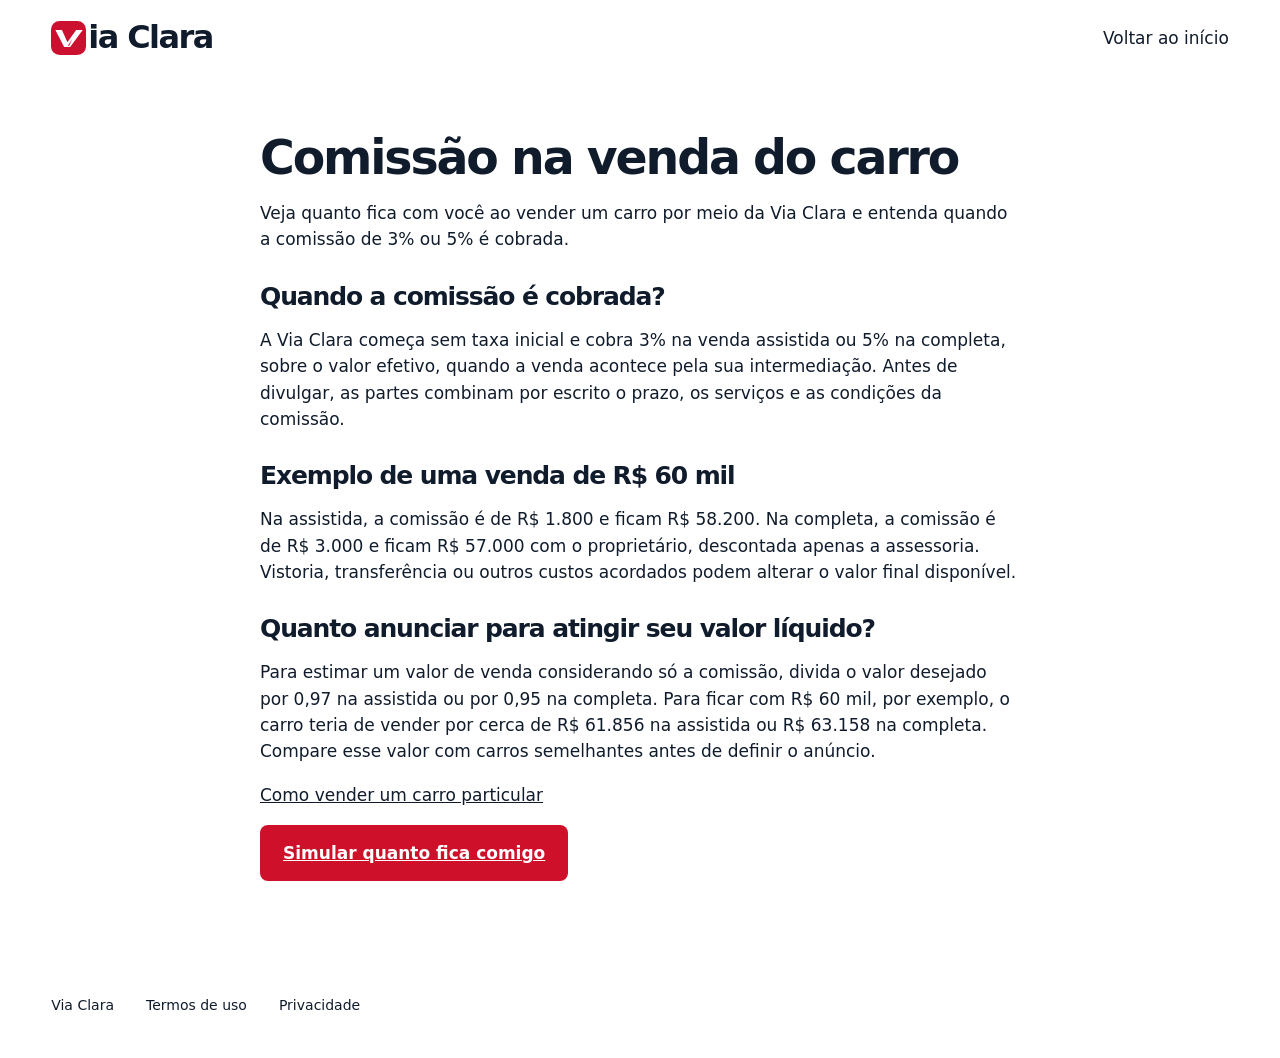
<file: comissao-venda-veiculo.html>
<!doctype html>
<html lang="pt-BR"><head><meta charset="utf-8"><meta name="viewport" content="width=device-width,initial-scale=1"><title>Comissão na venda do carro | Via Clara</title><meta name="description" content="Veja quanto fica com você ao vender um carro por meio da Via Clara e entenda quando a comissão de 3% ou 5% é cobrada."><link rel="canonical" href="https://viaclara.best/comissao-venda-veiculo.html"><link rel="icon" href="marca.svg" type="image/svg+xml"><link rel="stylesheet" href="site.css"><meta property="og:type" content="website"><meta property="og:locale" content="pt_BR"><meta property="og:site_name" content="Via Clara"><meta property="og:title" content="Comissão na venda do carro | Via Clara"><meta property="og:description" content="Veja quanto fica com você ao vender um carro por meio da Via Clara e entenda quando a comissão de 3% ou 5% é cobrada."><meta property="og:url" content="https://viaclara.best/comissao-venda-veiculo.html"><meta property="og:image" content="https://viaclara.best/exterior.webp"><meta property="og:image:alt" content="Preparação das fotos para o anúncio de um carro"><meta name="twitter:card" content="summary_large_image"></head><body><header class="wrap bar"><a class="brand wordmark" href="./" aria-label="Via Clara, início"><img src="marca.svg" alt="" width="36" height="36"><span>ia Clara</span></a><a href="./">Voltar ao início</a></header><main class="wrap legal"><h1>Comissão na venda do carro</h1><p>Veja quanto fica com você ao vender um carro por meio da Via Clara e entenda quando a comissão de 3% ou 5% é cobrada.</p><h2>Quando a comissão é cobrada?</h2><p>A Via Clara começa sem taxa inicial e cobra 3% na venda assistida ou 5% na completa, sobre o valor efetivo, quando a venda acontece pela sua intermediação. Antes de divulgar, as partes combinam por escrito o prazo, os serviços e as condições da comissão.</p><h2>Exemplo de uma venda de R$ 60 mil</h2><p>Na assistida, a comissão é de R$ 1.800 e ficam R$ 58.200. Na completa, a comissão é de R$ 3.000 e ficam R$ 57.000 com o proprietário, descontada apenas a assessoria. Vistoria, transferência ou outros custos acordados podem alterar o valor final disponível.</p><h2>Quanto anunciar para atingir seu valor líquido?</h2><p>Para estimar um valor de venda considerando só a comissão, divida o valor desejado por 0,97 na assistida ou por 0,95 na completa. Para ficar com R$ 60 mil, por exemplo, o carro teria de vender por cerca de R$ 61.856 na assistida ou R$ 63.158 na completa. Compare esse valor com carros semelhantes antes de definir o anúncio.</p><p><a href="como-vender-carro-particular.html">Como vender um carro particular</a></p><p><a class="btn" href="./#comissao">Simular quanto fica comigo</a></p></main><footer class="wrap"><a href="./">Via Clara</a><a href="termos.html">Termos de uso</a><a href="privacidade.html">Privacidade</a></footer></body></html>
</file>
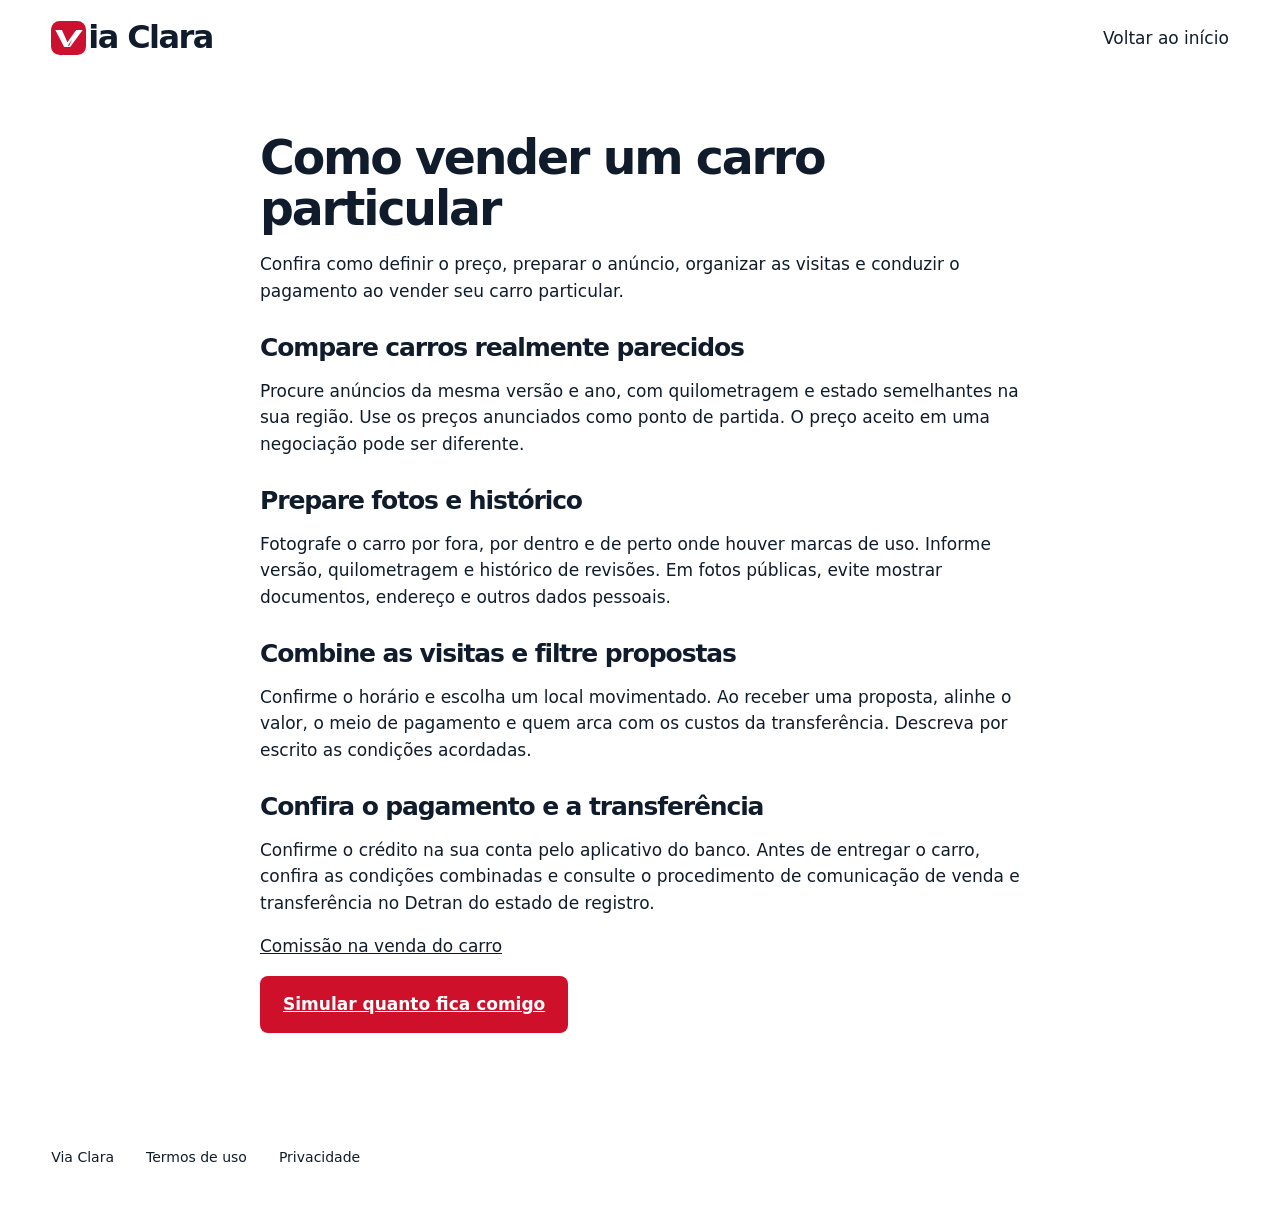
<file: como-vender-carro-particular.html>
<!doctype html>
<html lang="pt-BR"><head><meta charset="utf-8"><meta name="viewport" content="width=device-width,initial-scale=1"><title>Como vender um carro particular | Via Clara</title><meta name="description" content="Confira como definir o preço, preparar o anúncio, organizar as visitas e conduzir o pagamento ao vender seu carro particular."><link rel="canonical" href="https://viaclara.best/como-vender-carro-particular.html"><link rel="icon" href="marca.svg" type="image/svg+xml"><link rel="stylesheet" href="site.css"><meta property="og:type" content="website"><meta property="og:locale" content="pt_BR"><meta property="og:site_name" content="Via Clara"><meta property="og:title" content="Como vender um carro particular | Via Clara"><meta property="og:description" content="Confira como definir o preço, preparar o anúncio, organizar as visitas e conduzir o pagamento ao vender seu carro particular."><meta property="og:url" content="https://viaclara.best/como-vender-carro-particular.html"><meta property="og:image" content="https://viaclara.best/exterior.webp"><meta property="og:image:alt" content="Preparação das fotos para o anúncio de um carro"><meta name="twitter:card" content="summary_large_image"></head><body><header class="wrap bar"><a class="brand wordmark" href="./" aria-label="Via Clara, início"><img src="marca.svg" alt="" width="36" height="36"><span>ia Clara</span></a><a href="./">Voltar ao início</a></header><main class="wrap legal"><h1>Como vender um carro particular</h1><p>Confira como definir o preço, preparar o anúncio, organizar as visitas e conduzir o pagamento ao vender seu carro particular.</p><h2>Compare carros realmente parecidos</h2><p>Procure anúncios da mesma versão e ano, com quilometragem e estado semelhantes na sua região. Use os preços anunciados como ponto de partida. O preço aceito em uma negociação pode ser diferente.</p><h2>Prepare fotos e histórico</h2><p>Fotografe o carro por fora, por dentro e de perto onde houver marcas de uso. Informe versão, quilometragem e histórico de revisões. Em fotos públicas, evite mostrar documentos, endereço e outros dados pessoais.</p><h2>Combine as visitas e filtre propostas</h2><p>Confirme o horário e escolha um local movimentado. Ao receber uma proposta, alinhe o valor, o meio de pagamento e quem arca com os custos da transferência. Descreva por escrito as condições acordadas.</p><h2>Confira o pagamento e a transferência</h2><p>Confirme o crédito na sua conta pelo aplicativo do banco. Antes de entregar o carro, confira as condições combinadas e consulte o procedimento de comunicação de venda e transferência no Detran do estado de registro.</p><p><a href="comissao-venda-veiculo.html">Comissão na venda do carro</a></p><p><a class="btn" href="./#comissao">Simular quanto fica comigo</a></p></main><footer class="wrap"><a href="./">Via Clara</a><a href="termos.html">Termos de uso</a><a href="privacidade.html">Privacidade</a></footer></body></html>
</file>
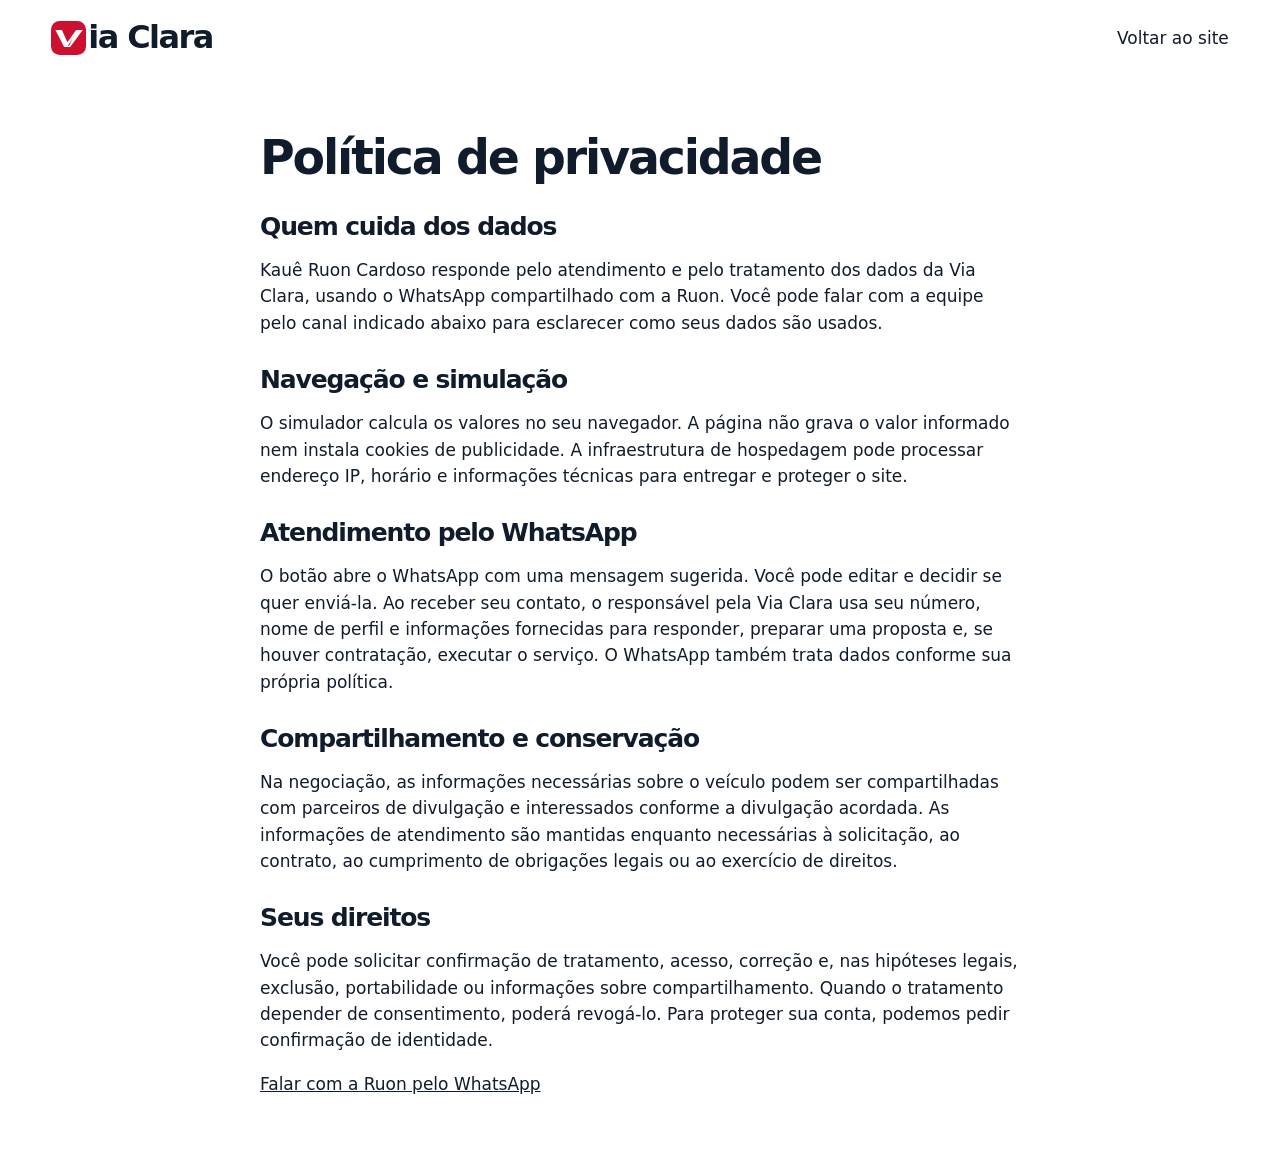
<file: privacidade.html>
<!doctype html><html lang='pt-BR'><meta charset='utf-8'><meta name='viewport' content='width=device-width,initial-scale=1'><title>Política de privacidade · Via Clara</title><link rel="canonical" href="https://viaclara.best/privacidade.html"><link rel="icon" href="marca.svg" type="image/svg+xml"><link rel='stylesheet' href='site.css'><header class='wrap bar'><a class="brand wordmark" href='./' aria-label="Via Clara, início"><img src="marca.svg" alt="" width="36" height="36"><span>ia Clara</span></a><a href='./'>Voltar ao site</a></header><main class='wrap legal'><h1>Política de privacidade</h1><h2>Quem cuida dos dados</h2><p>Kauê Ruon Cardoso responde pelo atendimento e pelo tratamento dos dados da Via Clara, usando o WhatsApp compartilhado com a Ruon. Você pode falar com a equipe pelo canal indicado abaixo para esclarecer como seus dados são usados.</p><h2>Navegação e simulação</h2><p>O simulador calcula os valores no seu navegador. A página não grava o valor informado nem instala cookies de publicidade. A infraestrutura de hospedagem pode processar endereço IP, horário e informações técnicas para entregar e proteger o site.</p><h2>Atendimento pelo WhatsApp</h2><p>O botão abre o WhatsApp com uma mensagem sugerida. Você pode editar e decidir se quer enviá-la. Ao receber seu contato, o responsável pela Via Clara usa seu número, nome de perfil e informações fornecidas para responder, preparar uma proposta e, se houver contratação, executar o serviço. O WhatsApp também trata dados conforme sua própria política.</p><h2>Compartilhamento e conservação</h2><p>Na negociação, as informações necessárias sobre o veículo podem ser compartilhadas com parceiros de divulgação e interessados conforme a divulgação acordada. As informações de atendimento são mantidas enquanto necessárias à solicitação, ao contrato, ao cumprimento de obrigações legais ou ao exercício de direitos.</p><h2>Seus direitos</h2><p>Você pode solicitar confirmação de tratamento, acesso, correção e, nas hipóteses legais, exclusão, portabilidade ou informações sobre compartilhamento. Quando o tratamento depender de consentimento, poderá revogá-lo. Para proteger sua conta, podemos pedir confirmação de identidade.</p><p><a href='https://wa.me/554797864381'>Falar com a Ruon pelo WhatsApp</a></p></main></html>
</file>
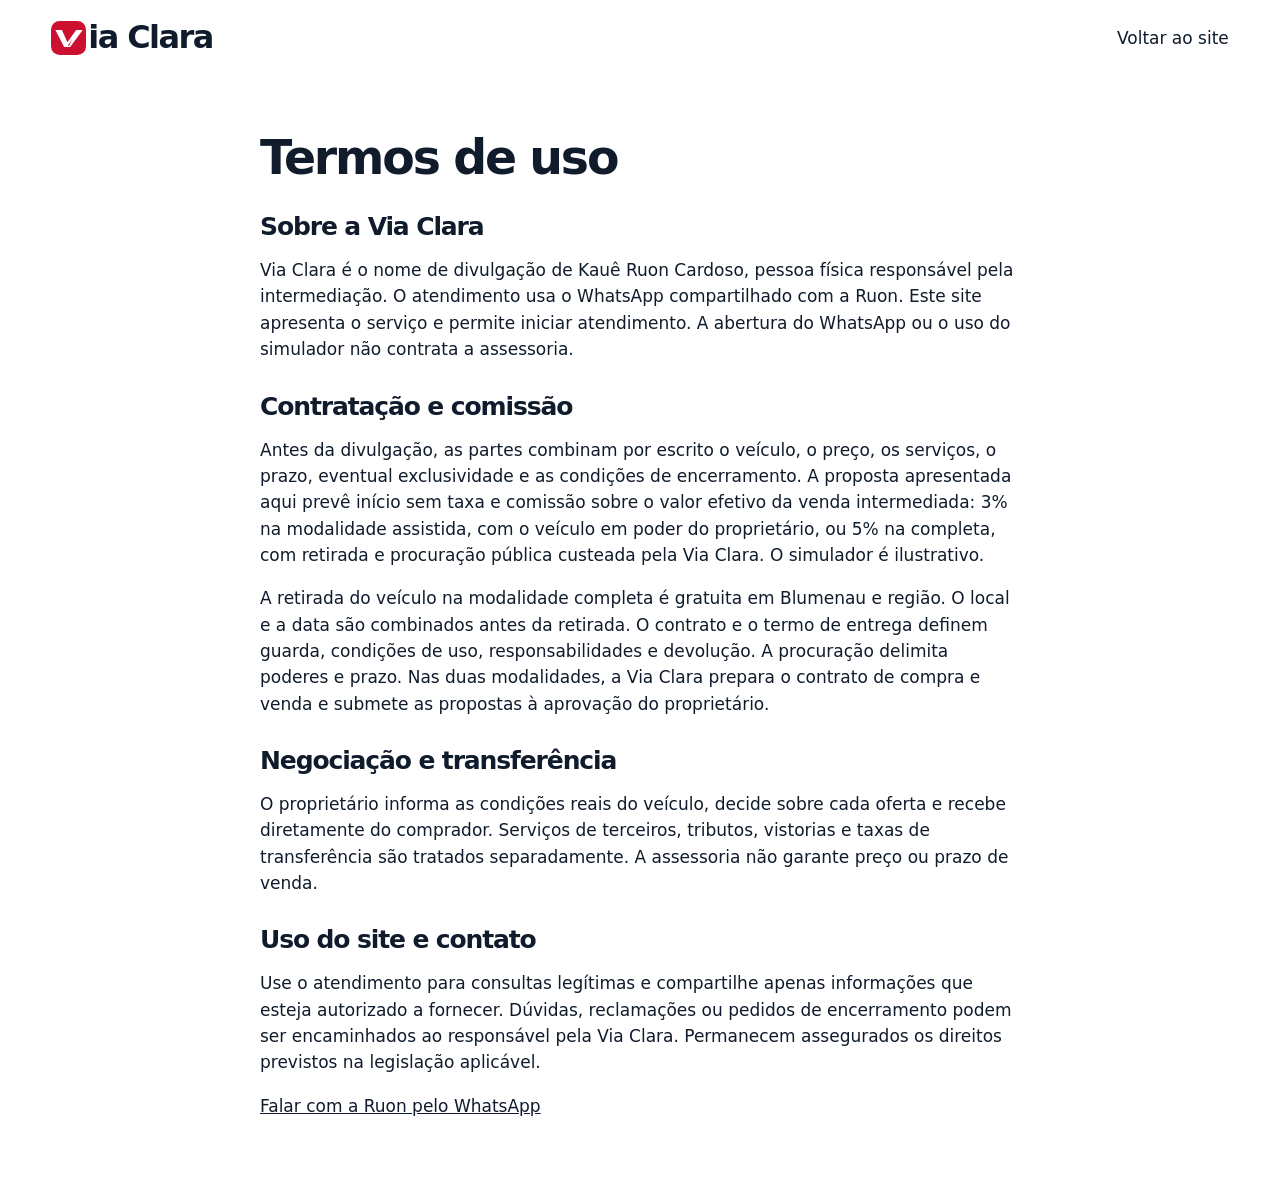
<file: termos.html>
<!doctype html><html lang='pt-BR'><meta charset='utf-8'><meta name='viewport' content='width=device-width,initial-scale=1'><title>Termos de uso · Via Clara</title><link rel="canonical" href="https://viaclara.best/termos.html"><link rel="icon" href="marca.svg" type="image/svg+xml"><link rel='stylesheet' href='site.css'><header class='wrap bar'><a class="brand wordmark" href='./' aria-label="Via Clara, início"><img src="marca.svg" alt="" width="36" height="36"><span>ia Clara</span></a><a href='./'>Voltar ao site</a></header><main class='wrap legal'><h1>Termos de uso</h1><h2>Sobre a Via Clara</h2><p>Via Clara é o nome de divulgação de Kauê Ruon Cardoso, pessoa física responsável pela intermediação. O atendimento usa o WhatsApp compartilhado com a Ruon. Este site apresenta o serviço e permite iniciar atendimento. A abertura do WhatsApp ou o uso do simulador não contrata a assessoria.</p><h2>Contratação e comissão</h2><p>Antes da divulgação, as partes combinam por escrito o veículo, o preço, os serviços, o prazo, eventual exclusividade e as condições de encerramento. A proposta apresentada aqui prevê início sem taxa e comissão sobre o valor efetivo da venda intermediada: 3% na modalidade assistida, com o veículo em poder do proprietário, ou 5% na completa, com retirada e procuração pública custeada pela Via Clara. O simulador é ilustrativo.</p><p>A retirada do veículo na modalidade completa é gratuita em Blumenau e região. O local e a data são combinados antes da retirada. O contrato e o termo de entrega definem guarda, condições de uso, responsabilidades e devolução. A procuração delimita poderes e prazo. Nas duas modalidades, a Via Clara prepara o contrato de compra e venda e submete as propostas à aprovação do proprietário.</p><h2>Negociação e transferência</h2><p>O proprietário informa as condições reais do veículo, decide sobre cada oferta e recebe diretamente do comprador. Serviços de terceiros, tributos, vistorias e taxas de transferência são tratados separadamente. A assessoria não garante preço ou prazo de venda.</p><h2>Uso do site e contato</h2><p>Use o atendimento para consultas legítimas e compartilhe apenas informações que esteja autorizado a fornecer. Dúvidas, reclamações ou pedidos de encerramento podem ser encaminhados ao responsável pela Via Clara. Permanecem assegurados os direitos previstos na legislação aplicável.</p><p><a href='https://wa.me/554797864381'>Falar com a Ruon pelo WhatsApp</a></p></main></html>
</file>
<file: site.css>
*{box-sizing:border-box}html{scroll-behavior:smooth}body{margin:0;color:#101c2c;font:17px/1.55 system-ui,sans-serif}.wrap{width:min(1760px,calc(100% - clamp(36px,8vw,160px)));margin:auto}.bar,nav,footer,.benefits{display:flex;align-items:center;gap:32px}.bar{justify-content:space-between;min-height:76px}a{color:inherit;text-decoration:none}a:hover,summary:hover{text-decoration:underline}.brand{display:inline-flex;align-items:center;gap:10px;font-size:32px;font-weight:800;letter-spacing:-1.6px}.brand img{display:block;flex:none}.brand{white-space:nowrap}nav{font-size:15px;font-weight:600}.hero{color:white;background:linear-gradient(90deg,#061321f5,#061321bd 35%,transparent 72%),url(hero.webp) center/cover}.copy{max-width:630px;padding:clamp(55px,6vw,104px) 0 32px}h1,h2,h3{letter-spacing:-.045em;line-height:1.08;margin:0}h1{font-size:clamp(38px,3.7vw,59px)}h2{font-size:clamp(30px,3vw,47px)}h3{font-size:24px}.copy p{font-size:clamp(17px,1.4vw,22px);max-width:550px}.rule{border-left:4px solid #ff2744;padding-left:15px}.btn{display:inline-flex;gap:28px;align-items:center;background:#cf102a;color:white;padding:15px 23px;border-radius:8px;font-weight:700}.btn:hover{background:#ad1025;text-decoration:none}.benefits{font-size:14px;margin-top:36px}.split{display:grid;grid-template-columns:1fr 1.3fr;gap:8%;padding-block:72px}.split p,.steps p{color:#465565}.line{display:block;width:54px;height:4px;border-radius:4px;background:#d50924;margin-bottom:22px}details{border:1px solid #d8dee5;border-radius:8px;margin-bottom:9px;padding:14px 18px}summary{cursor:pointer;font-weight:650}details p{margin-bottom:2px}.process{background:#f2f4f6;padding:68px 0}.steps{display:grid;grid-template-columns:repeat(3,1fr);gap:40px;margin-top:35px}.steps article{border-top:1px solid #bfc8ce;padding-top:16px}small{font-size:13px;font-weight:700;letter-spacing:.04em}.steps h3{margin-top:12px}.calc{background:#f4f6f8;border-radius:12px;padding:26px}.calc label{display:block;font-weight:650}.calc input{width:100%;font:inherit;padding:10px;border:1px solid #86929e;border-radius:6px}.calc p{display:flex;justify-content:space-between;gap:12px}.calc p:last-child{border-top:1px solid #c8ced4;padding-top:16px;margin-bottom:0;color:#101c2c}.contact{background:#101d2c;color:white;padding:68px 0}.contact h2{margin:15px 0}.contact p{max-width:580px}footer{padding-block:30px;flex-wrap:wrap;font-size:14px}footer .brand{margin-right:auto}.legal{max-width:760px;padding-block:56px}.legal h2{font-size:25px;margin-top:30px}.legal a{text-decoration:underline}:focus-visible{outline:3px solid #407cc7;outline-offset:3px}@media(max-width:700px){.bar{align-items:flex-start;flex-direction:column;gap:5px;padding-block:12px}nav{gap:20px;font-size:14px}.hero{background-position:65% center;background-image:linear-gradient(90deg,#071321ed,#071321a6),url(hero.webp)}.copy{padding-top:48px}.split,.steps{grid-template-columns:1fr;gap:25px}.split{padding-block:45px}.benefits{gap:12px;flex-wrap:wrap}.contact,.process{padding:48px 0}footer{gap:15px}footer .brand{width:100%}}@media(prefers-reduced-motion:reduce){html{scroll-behavior:auto}}
/* Touch targets include the whitespace surrounding each label. */
nav a, footer a, summary { min-height: 44px; }
nav a, footer a { display: inline-flex; align-items: center; }
details { padding: 0; }
summary { padding: 14px 18px; }
details p { padding: 0 18px 16px; margin: 0; }
.skip { position: absolute; left: 10px; top: -100px; z-index: 3; background: white; padding: 10px; }
.skip:focus { top: 8px; }
.guide { padding: 24px 0 72px; }
.guide > p { max-width: 64ch; }
.guide-grid { display: grid; grid-template-columns: repeat(2,minmax(0,1fr)); gap: 30px; margin-top: 28px; }
.guide img { display: block; width: 100%; height: auto; aspect-ratio: 3 / 2; object-fit: cover; border-radius: 10px; margin-bottom: 20px; }
.guide article p { max-width: 58ch; color: #465565; }
@media(max-width:700px) {
  .guide-grid { grid-template-columns: 1fr; }
  nav { width: 100%; justify-content: space-between; gap: 6px; }
  .bar { padding-bottom: 0; gap: 0; }
  .hero .copy { padding-top: 30px; }
  .guide { padding-bottom: 40px; }
}
@media(prefers-reduced-motion:no-preference) {
  @keyframes arrive { from { opacity: 0; transform: translateY(7px); } to { opacity: 1; transform: translateY(0); } }
  .copy, details[open] p { animation: arrive 240ms ease-out both; }
  .btn { transition: background-color 160ms ease, transform 160ms ease; }
  .btn:active { transform: translateY(1px); }
}

.copy { padding-bottom: clamp(44px, 5vw, 76px); }
details { transition: border-color .18s ease; }
details[open] { border-color: #a8b2bf; }
summary { display: flex; align-items: center; justify-content: space-between; gap: 16px; list-style: none; }
summary::-webkit-details-marker { display: none; }
summary::after { content: ''; width: 8px; height: 8px; flex: none; margin-right: 4px; border: solid currentColor; border-width: 0 2px 2px 0; transform: rotate(45deg); }
details[open] summary::after { transform: rotate(225deg); }
.calc strong { font-variant-numeric: tabular-nums; }
.calc #net { font-size: 1.35rem; }
.contact { background: linear-gradient(115deg,#101d2c 48%,#20344a); }
.vehicle-label { display: block; font-weight: 650; margin: 24px 0 6px; }
#vehicle { display: block; width: min(100%, 410px); padding: 13px 15px; color: #101c2c; border: 1px solid #aeb8c3; border-radius: 7px; font: inherit; }
#vehicle + .btn { margin-top: 16px; }
@media (prefers-reduced-motion:no-preference) {
  summary::after, .btn span { transition: transform .22s ease; }
  .btn:hover span, .btn:focus-visible span { transform: translateX(4px); }
  @keyframes section-arrive { from { transform: translateY(12px); opacity: .65; } to { transform: translateY(0); opacity: 1; } }
  .in-view { animation: section-arrive .42s ease-out both; }
}
.plans{padding-block:clamp(3rem,7vw,6rem);scroll-margin-top:5rem}.plan-grid{display:grid;grid-template-columns:repeat(2,minmax(0,1fr));gap:1.5rem;margin:2rem 0 1rem}.plan-grid article{display:flex;flex-direction:column;padding:clamp(1.4rem,3vw,2.6rem);border:1px solid #d4dbe2;border-radius:12px;background:#fff;color:#101d2c}.plan-grid article+article{background:#101d2c;color:#fff}.plan-grid article p,.plan-grid article li,.plan-grid article h3{color:inherit}.rate{font-size:clamp(2.7rem,5vw,4rem);line-height:1.2;letter-spacing:-.06em}.plan-grid ul{padding-left:1.15rem;line-height:1.6}.plan-grid li{margin-bottom:.5rem}.plan-grid li::marker{color:#df3654}.plan-grid a{color:inherit;font-weight:700;margin-top:auto;padding-top:1rem;text-underline-offset:4px}.common{max-width:78ch}.calc select{width:100%;font:inherit;padding:.8rem;border:1px solid #8f9ba7;border-radius:6px;background:white;color:#101d2c;margin:.4rem 0 1rem}#comissao{scroll-margin-top:5rem}@media(max-width:700px){.plan-grid{grid-template-columns:1fr}}

.brand.wordmark{gap:.08em;align-items:center;white-space:nowrap}.brand.wordmark img{width:1.08em;height:1.08em;flex:none}

.hero-accent { color: #ff5368; }
.plan-grid a { min-height: 44px; }
@media (max-width: 380px) { .calc p { flex-wrap: wrap; } }

.contract-sample{display:grid;grid-template-columns:1fr minmax(180px,300px);gap:9%;align-items:center;padding:48px clamp(22px,5vw,80px);margin-bottom:64px;background:#f4f3ef;border-radius:14px}.contract-sample img{width:100%;height:auto;display:block;box-shadow:0 12px 30px #101d2c22;transform:rotate(2deg)}.contract-sample a{text-decoration:underline;text-underline-offset:4px;font-weight:650}.calc .btn{margin-top:16px}.hero{overflow:hidden}@media(max-width:700px){.contract-sample{grid-template-columns:1fr;gap:28px}.contract-sample img{max-width:210px;margin:auto}}@supports(animation-timeline:view()){ @media(prefers-reduced-motion:no-preference){.hero{view-timeline-name:--opening;view-timeline-axis:block}.hero .copy{animation:hero-depart linear both;animation-timeline:--opening;animation-range:exit 0% exit 85%}@keyframes hero-depart{from{transform:translateY(0);opacity:1}to{transform:translateY(32px);opacity:.35}}}}

@media(min-width:1100px){.contract-sample{grid-template-columns:minmax(0,1fr) minmax(320px,34%)}.contract-sample p{max-width:58ch}}
</file>
